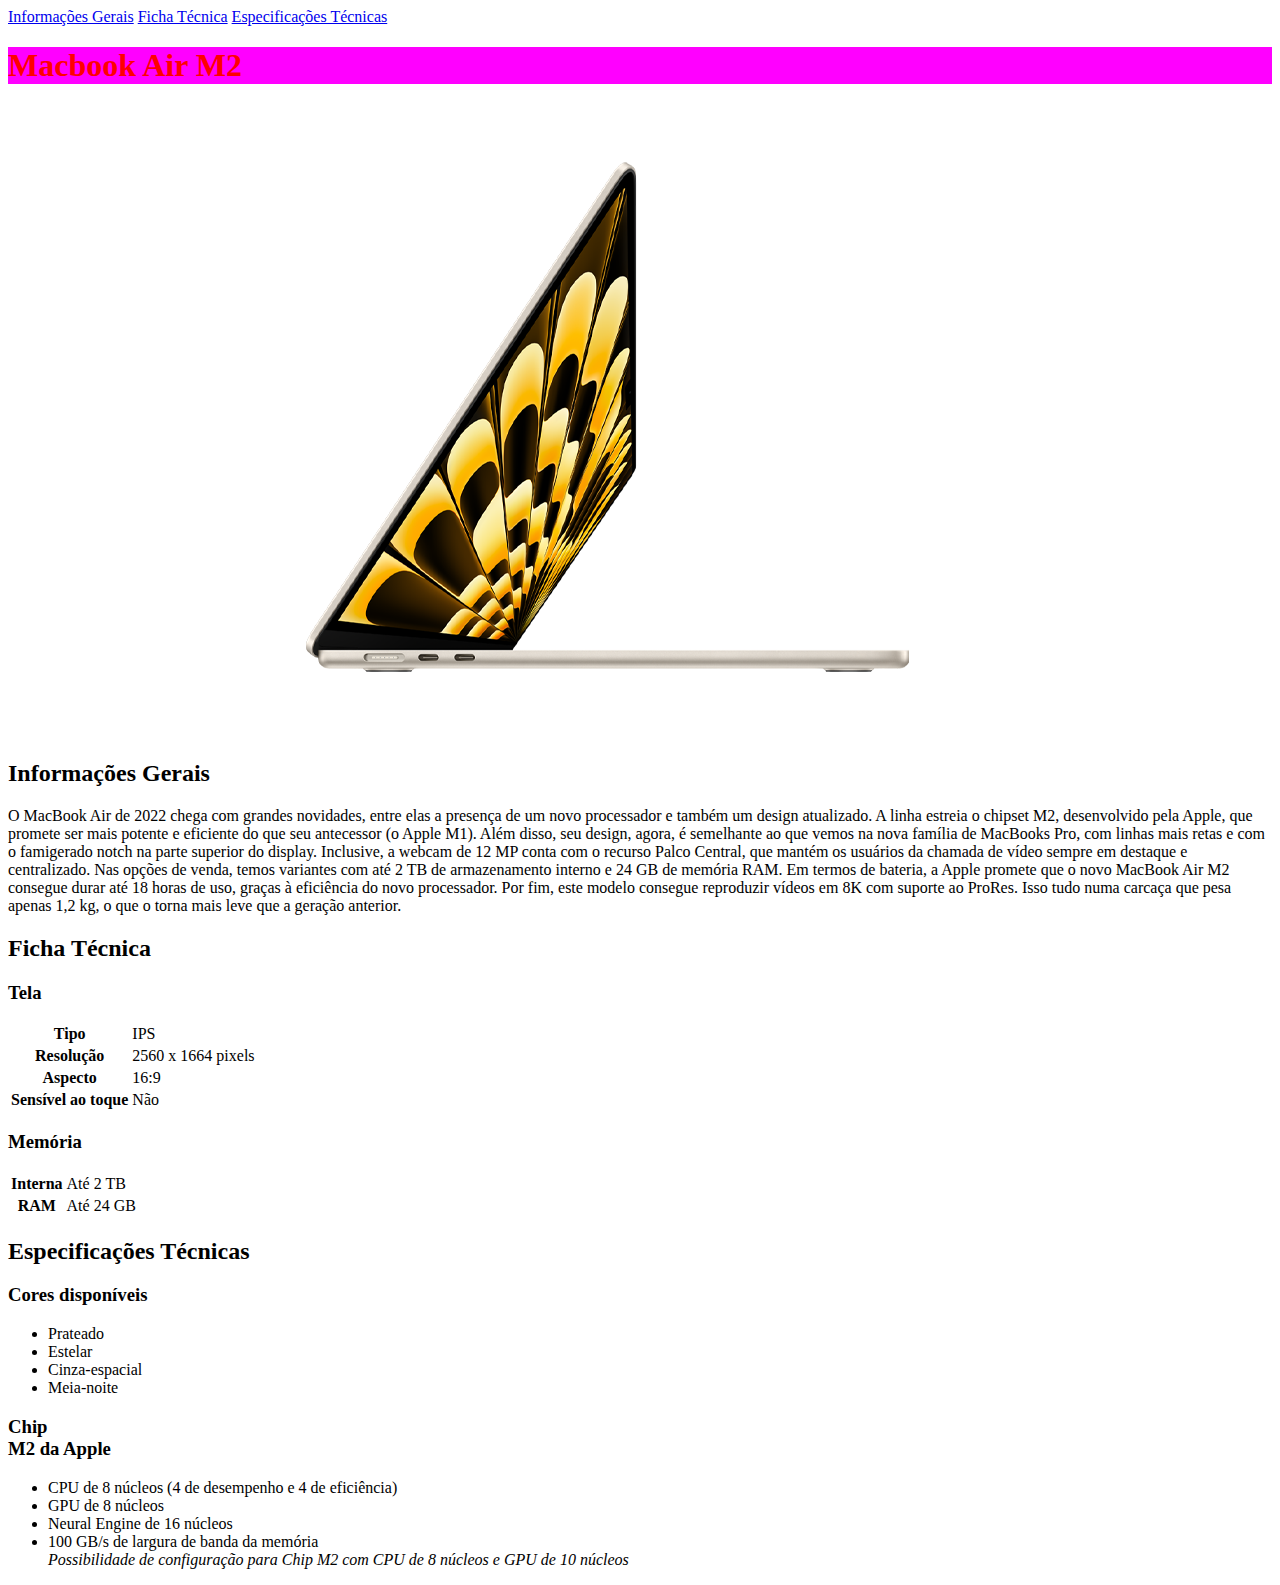
<file: 2_primeiro_site/index.html>
<!DOCTYPE html>
<html lang="pt-BR">
<head>
    <meta charset="UTF-8">
    <meta name="viewport" content="width=device-width, initial-scale=1.0">
    <title>Macbook Air M2</title>

    <link rel="stylesheet" href="style.css">

    <!-- <style>
        h1 {
            background: blueviolet;
        }
    </style> -->
</head>
<body>
    <header>
        <nav>
            <!-- id => identificador único que pode ser usado em qualquer elemento do HTML. Colocado na tag de abertura -->
            <a href="#informacoes-gerais">Informações Gerais</a>
            <a href="#ficha-tecnica">Ficha Técnica</a>
            <a href="#especificacoes-tecnicas">Especificações Técnicas</a>
        </nav>

        <h1 style="color: red">Macbook Air M2</h1>

        <img src="./macbook_1.png" alt="Imagem do Macbook">
    </header>

    <main>
        <section id="informacoes-gerais">
            <h2>Informações Gerais</h2>

            <p>O MacBook Air de 2022 chega com grandes novidades, entre elas a presença de um novo processador e também um design atualizado. A linha estreia o chipset M2, desenvolvido pela Apple, que promete ser mais potente e eficiente do que seu antecessor (o Apple M1). Além disso, seu design, agora, é semelhante ao que vemos na nova família de MacBooks Pro, com linhas mais retas e com o famigerado notch na parte superior do display. Inclusive, a webcam de 12 MP conta com o recurso Palco Central, que mantém os usuários da chamada de vídeo sempre em destaque e centralizado. Nas opções de venda, temos variantes com até 2 TB de armazenamento interno e 24 GB de memória RAM. Em termos de bateria, a Apple promete que o novo MacBook Air M2 consegue durar até 18 horas de uso, graças à eficiência do novo processador. Por fim, este modelo consegue reproduzir vídeos em 8K com suporte ao ProRes. Isso tudo numa carcaça que pesa apenas 1,2 kg, o que o torna mais leve que a geração anterior.</p>
        </section>

        <section id="ficha-tecnica">
            <h2>Ficha Técnica</h2>

            <div>
                <h3>Tela</h3>

                <table>
                    <tr> <!-- table row -->
                        <th>Tipo</th>
                        <td>IPS</td>
                    </tr>
                    <tr>
                        <th>Resolução</th>
                        <td>2560 x 1664 pixels</td>
                    </tr>
                    <tr>
                        <th>Aspecto</th>
                        <td>16:9</td>
                    </tr>
                    <tr>
                        <th>Sensível ao toque</th>
                        <td>Não</td>
                    </tr>
                </table>
            </div>

            <div>
                <h3>Memória</h3>

                <table>
                    <tr>
                        <th>Interna</th>
                        <td>Até 2 TB</td>
                    </tr>
                    <tr>
                        <th>RAM</th>
                        <td>Até 24 GB</td>
                    </tr>
                </table>
            </div>
        </section>

        <section id="especificacoes-tecnicas">
            <h2>Especificações Técnicas</h2>

            <div>
                <h3>Cores disponíveis</h3>

                <ul>
                    <li>Prateado</li>
                    <li>Estelar</li>
                    <li>Cinza-espacial</li>
                    <li>Meia-noite</li>
                </ul>
            </div>

            <div>
                <h3>Chip <br> M2 da Apple</h3>

                <ul>
                    <li>CPU de 8 núcleos (4 de desempenho e 4 de eficiência)</li>
                    <li>GPU de 8 núcleos</li>
                    <li>Neural Engine de 16 núcleos</li>
                    <li>
                        100 GB/s de largura de banda da memória <br>
                        <em>Possibilidade de configuração para Chip M2 com CPU de 8 núcleos e GPU de 10 núcleos</em>
                    </li>
                </ul>
            </div>
        </section>
    </main>
</body>
</html>
</file>
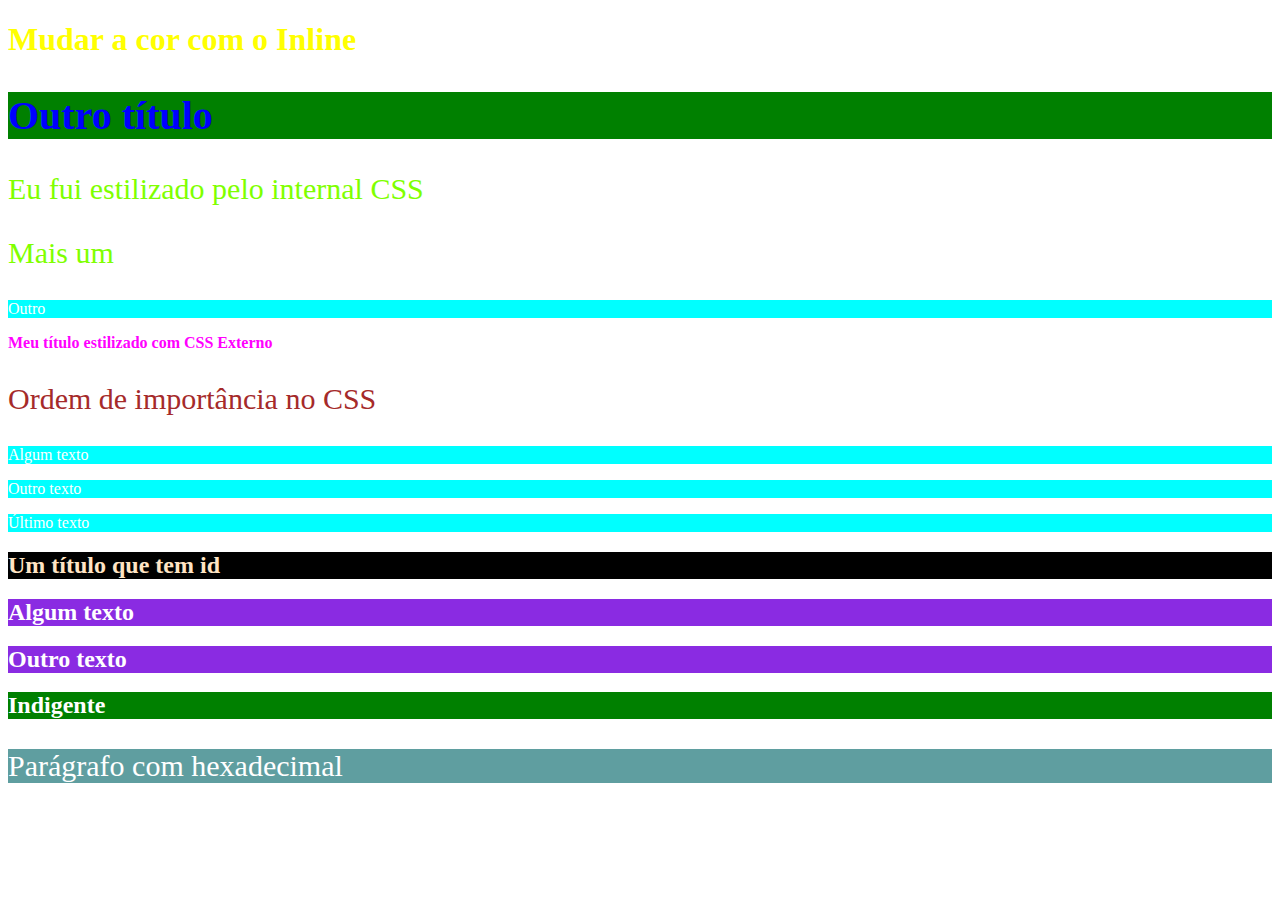
<file: 4_CSS/index.html>
<!DOCTYPE html>
<html lang="en">
<head>
    <meta charset="UTF-8">
    <meta name="viewport" content="width=device-width, initial-scale=1.0">
    <title>CSS</title>

    <!-- 2 - Internal CSS -->
    <style>
        p {
            font-size: 30px;
            color: red;
        }
    </style>

    <!-- 3 - External CSS -->
    <link rel="stylesheet" href="style.css">
</head>
<body>
    <!-- 1 - CSS inline -->
    <h1 style="color: yellow;">Mudar a cor com o Inline</h1>
    <h2 style="color: blue; font-size: 40px;">Outro título</h2>

    <!-- 2 - Internal CSS -->
    <p>Eu fui estilizado pelo internal CSS</p>
    <p>Mais um</p>
    <p class="paragrafo">Outro</p>

    <!-- 3 - External CSS (CSS externo) -->
    <h3>Meu título estilizado com CSS Externo</h3>

    <!-- 4 - Ordem de importância no CSS -->
    <p style="color: brown;">Ordem de importância no CSS</p>

    <!-- 5 - classes / podemos repetir a mesma class em vários elementos -->
    <p class="paragrafo">Algum texto</p>
    <p class="paragrafo">Outro texto</p>
    <p class="paragrafo">Último texto</p>

    <!-- 6 - id / não podemos repetir o mesmo id em vários elementos -->
    <h2 id="titulo-exclusivo">Um título que tem id</h2>

    <!-- 7 - especificidade no CSS -->
    <h2 class="titulo" id="algum-titulo">Algum texto</h2>
    <h2 class="titulo">Outro texto</h2>
    <h2>Indigente</h2>

    <!-- 8 - hexadecimal -->
    <p class="hexadecimal">Parágrafo com hexadecimal</p>
</body>
</html>
</file>
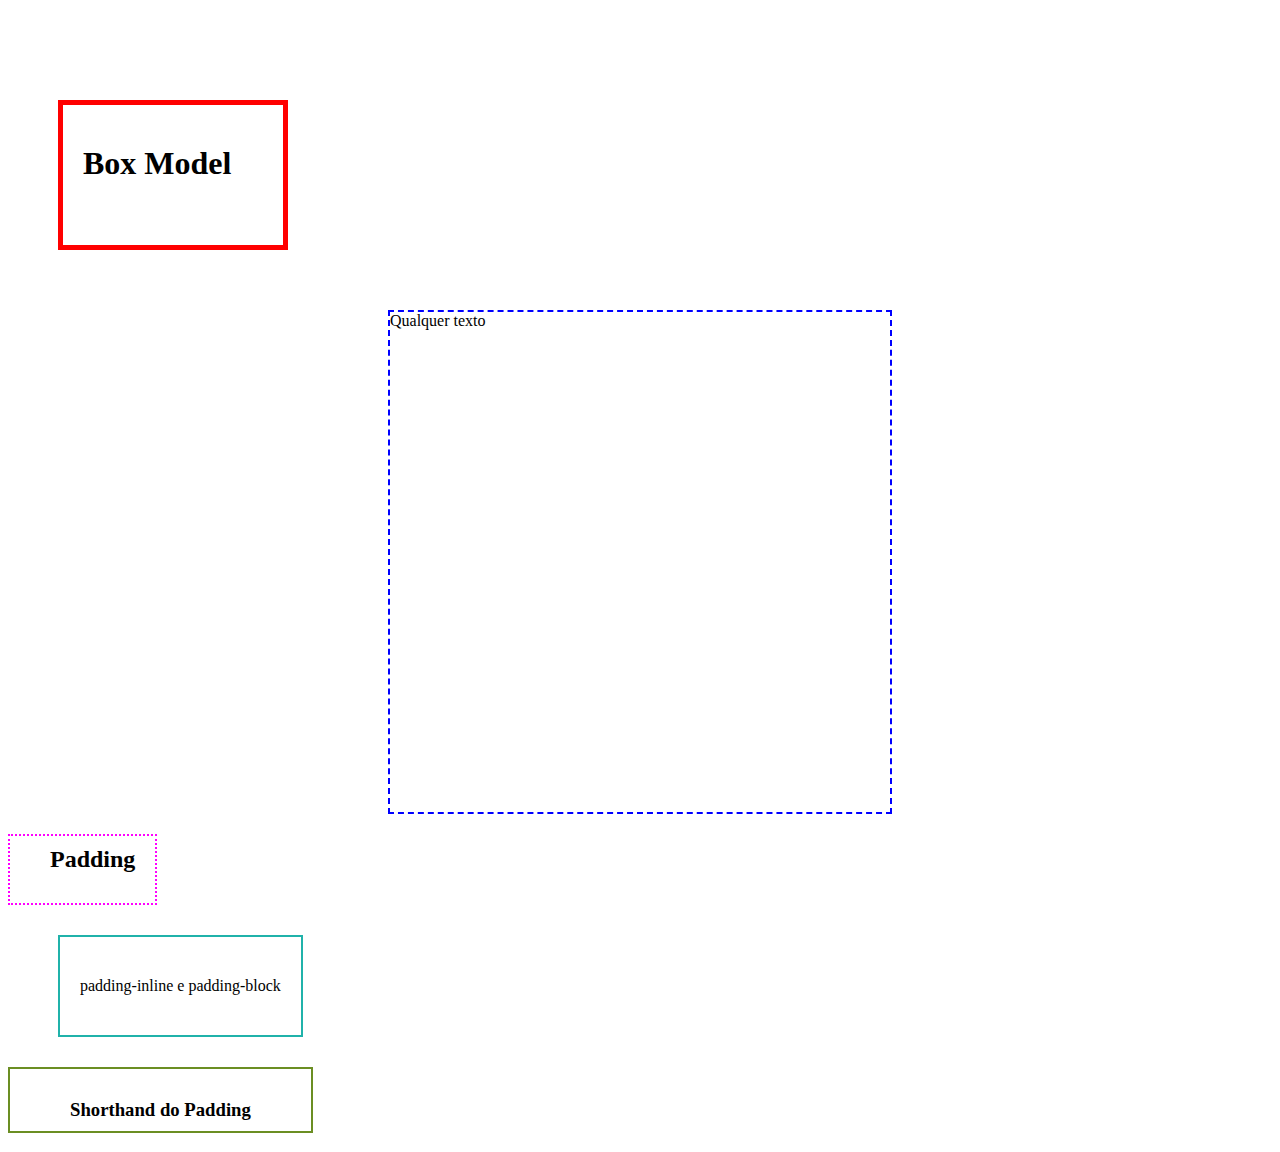
<file: 5_BOX_MODEL/index.html>
<!DOCTYPE html>
<html lang="en">
<head>
    <meta charset="UTF-8">
    <meta name="viewport" content="width=device-width, initial-scale=1.0">
    <link rel="stylesheet" href="style.css">
    <title>Box Model</title>
</head>
<body>
    <h1>Box Model</h1>

    <p class="texto">Qualquer texto</p>

    <h2 id="titulo">Padding</h2>

    <p class="paragrafo">padding-inline e padding-block</p>

    <h3 class="shorthand">Shorthand do Padding</h3>
</body>
</html>
</file>
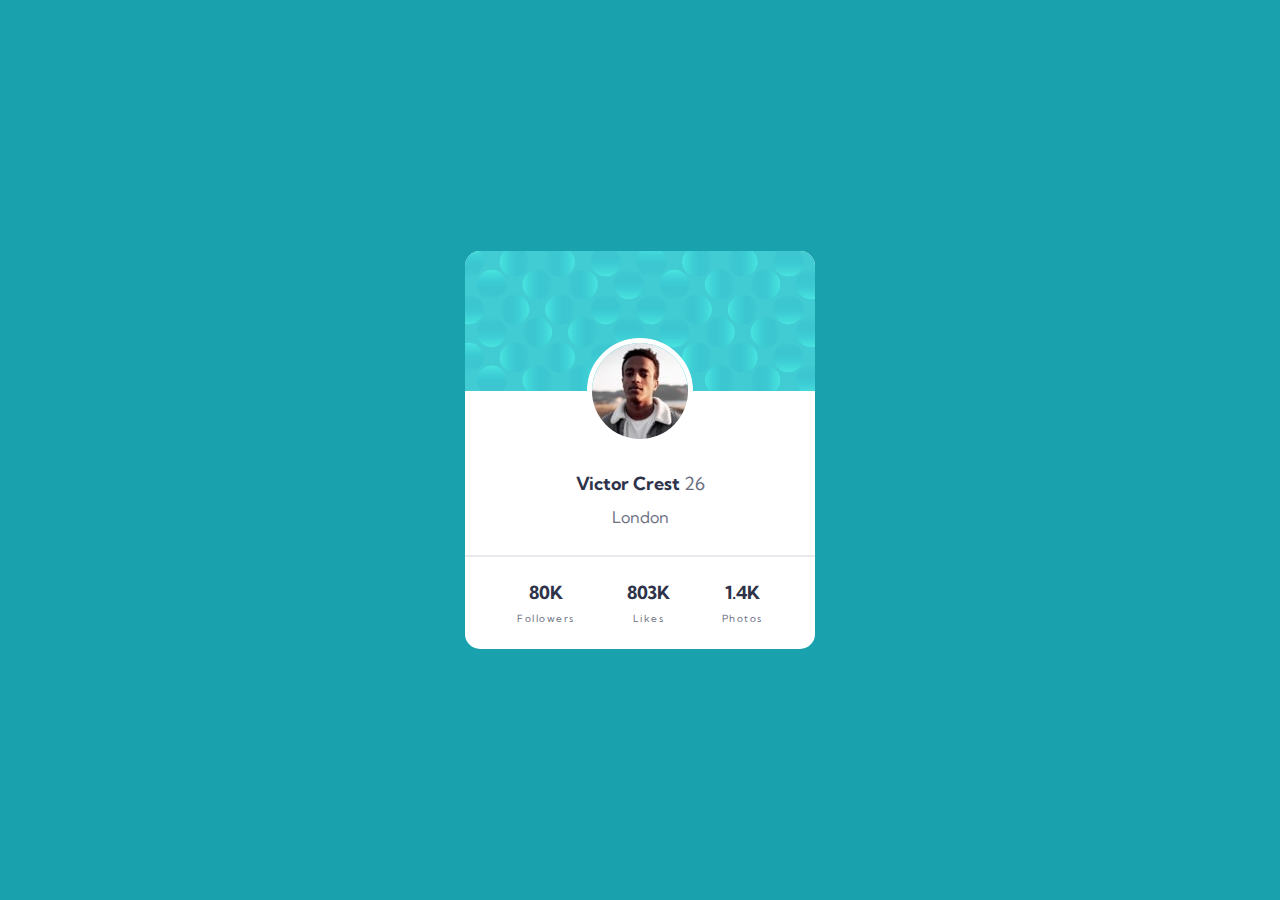
<file: 6_PROJETO_PERFIL/index.html>
<!DOCTYPE html>
<html lang="en">
<head>
    <meta charset="UTF-8">
    <meta name="viewport" content="width=device-width, initial-scale=1.0">
    <title>Projeto Perfil</title>
    <link href='https://fonts.googleapis.com/css?family=Kumbh Sans' rel='stylesheet'>
    <link rel="stylesheet" href="style.css" />
</head>
<body>
    <main>
        <section>
            <div class="fundo-oval">
                <img src="./bg-pattern-card.svg" alt="fundo oval">
            </div>
            <div class="info">
                <div class="info_top">
                    <img src="./image.jpg" alt="imagem do victor">

                    <h1>Victor Crest <span>26</span></h1>

                    <p>London</p>
                </div>

                <hr>

                <div class="info_bottom">
                    <div>
                        <strong>80K</strong>
                        <p>Followers</p>
                    </div>

                    <div>
                        <strong>803K</strong>
                        <p>Likes</p>
                    </div>
                    
                    <div>
                        <strong>1.4K</strong>
                        <p>Photos</p>
                    </div>
                </div>
            </div>
        </section>
    </main>
</body>
</html>
</file>
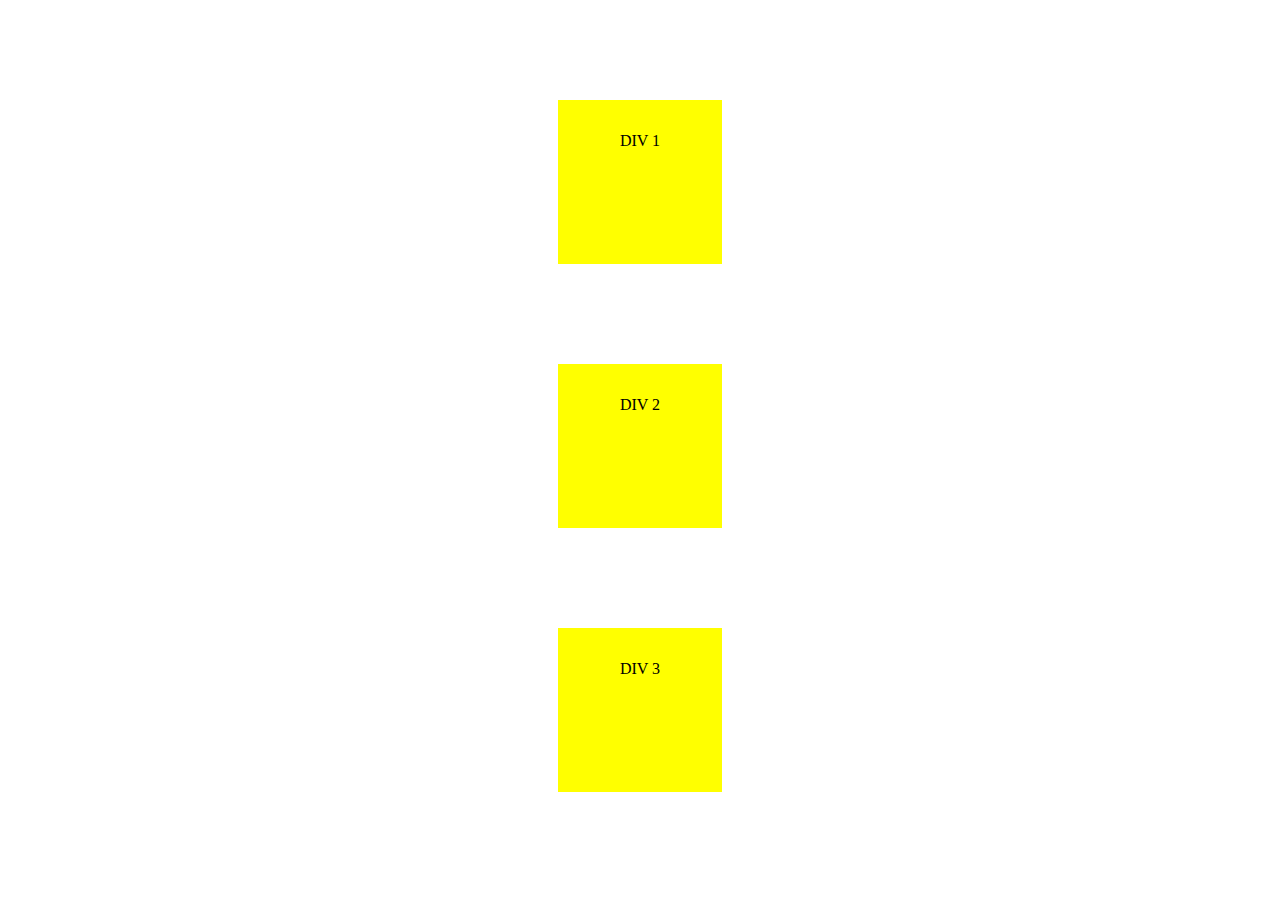
<file: 8_ATIVIDADE_DIPLAY/index.html>
<!DOCTYPE html>
<html lang="en">
<head>
    <meta charset="UTF-8">
    <meta name="viewport" content="width=device-width, initial-scale=1.0">
    <title>Atividade</title>
    <link rel="stylesheet" href="style.css">
</head>
<body>
    <section>
        <div>
            DIV 1
        </div>
        <div>
            DIV 2
        </div>
        <div>
            DIV 3
        </div>
    </section>
</body>
</html>
</file>
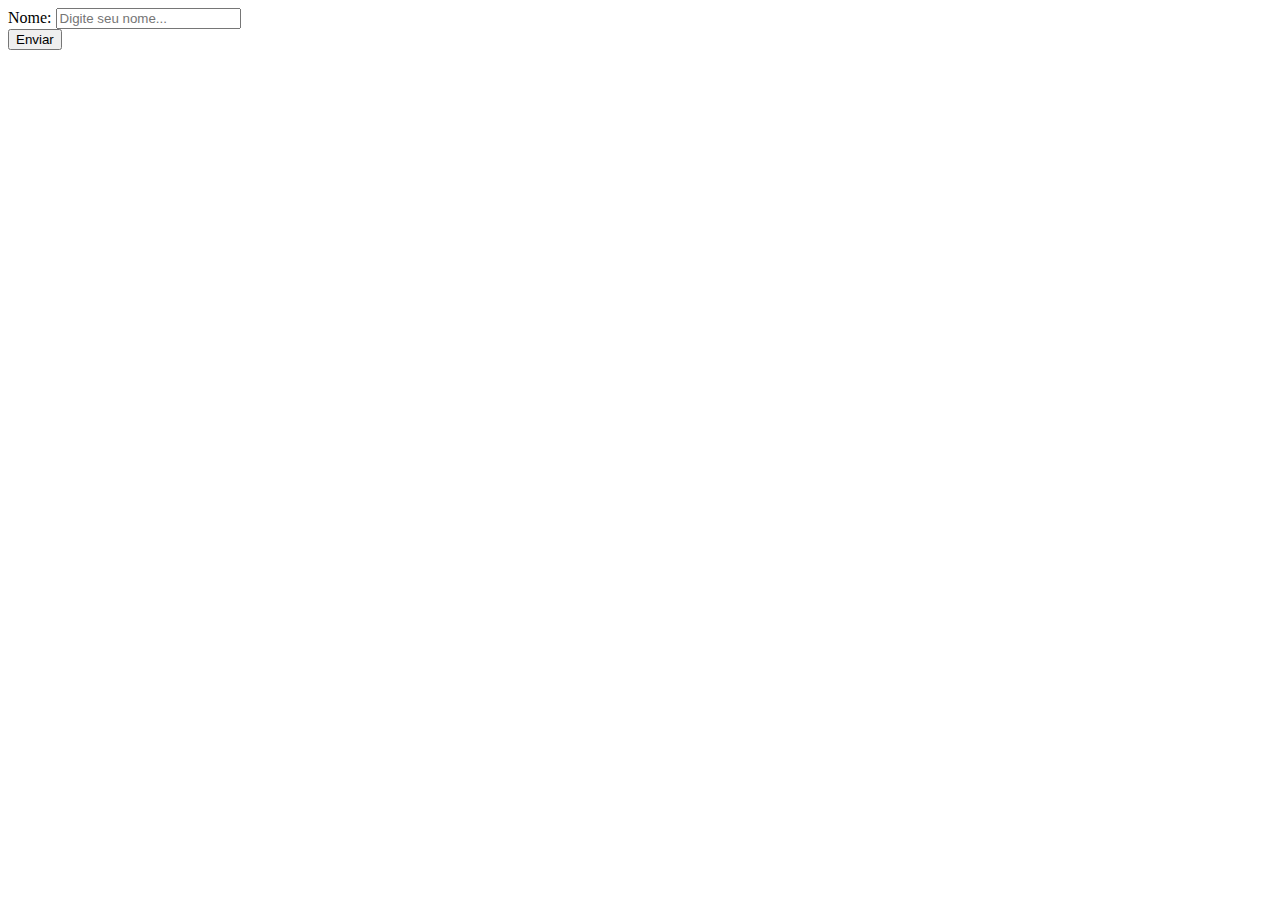
<file: 3_FORMULARIOS/1_form_basico/index.html>
<!DOCTYPE html>
<html lang="en">
<head>
    <meta charset="UTF-8">
    <meta name="viewport" content="width=device-width, initial-scale=1.0">
    <title>Form Básico</title>
</head>
<body>
    <form action="">
        <div>
            <label for="nome">Nome:</label>
            <input type="text" id="nome" placeholder="Digite seu nome..." required>
        </div>

        <button>Enviar</button>
    </form>
</body>
</html>
</file>
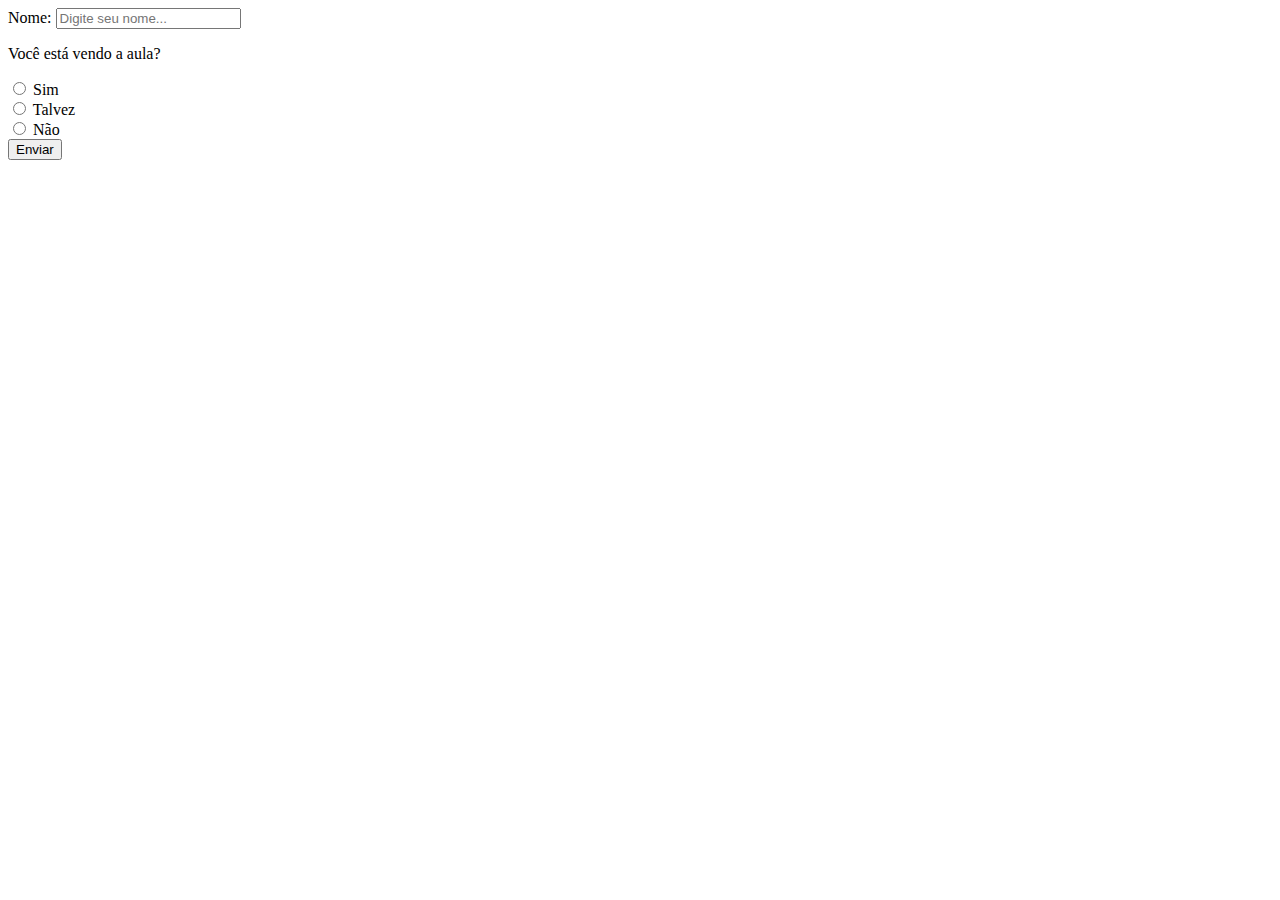
<file: 3_FORMULARIOS/2_input_radio/index.html>
<!DOCTYPE html>
<html lang="en">
<head>
    <meta charset="UTF-8">
    <meta name="viewport" content="width=device-width, initial-scale=1.0">
    <title>Input Radio</title>
</head>
<body>
    <form action="">
        <div>
            <label for="nome">Nome:</label>
            <input type="text" id="nome" placeholder="Digite seu nome..." required>
        </div>

        <!-- input radio -->
        <div>
            <p>Você está vendo a aula?</p>

            <div>
                <input type="radio" id="sim" name="assistindo">
                <label for="sim">Sim</label>
            </div>
            <div>
                <input type="radio" id="talvez" name="assistindo">
                <label for="talvez">Talvez</label>
            </div>
            <div>
                <input type="radio" id="nao" name="assistindo">
                <label for="nao">Não</label>
            </div>
        </div>

        <button>Enviar</button>
    </form>
</body>
</html>
</file>
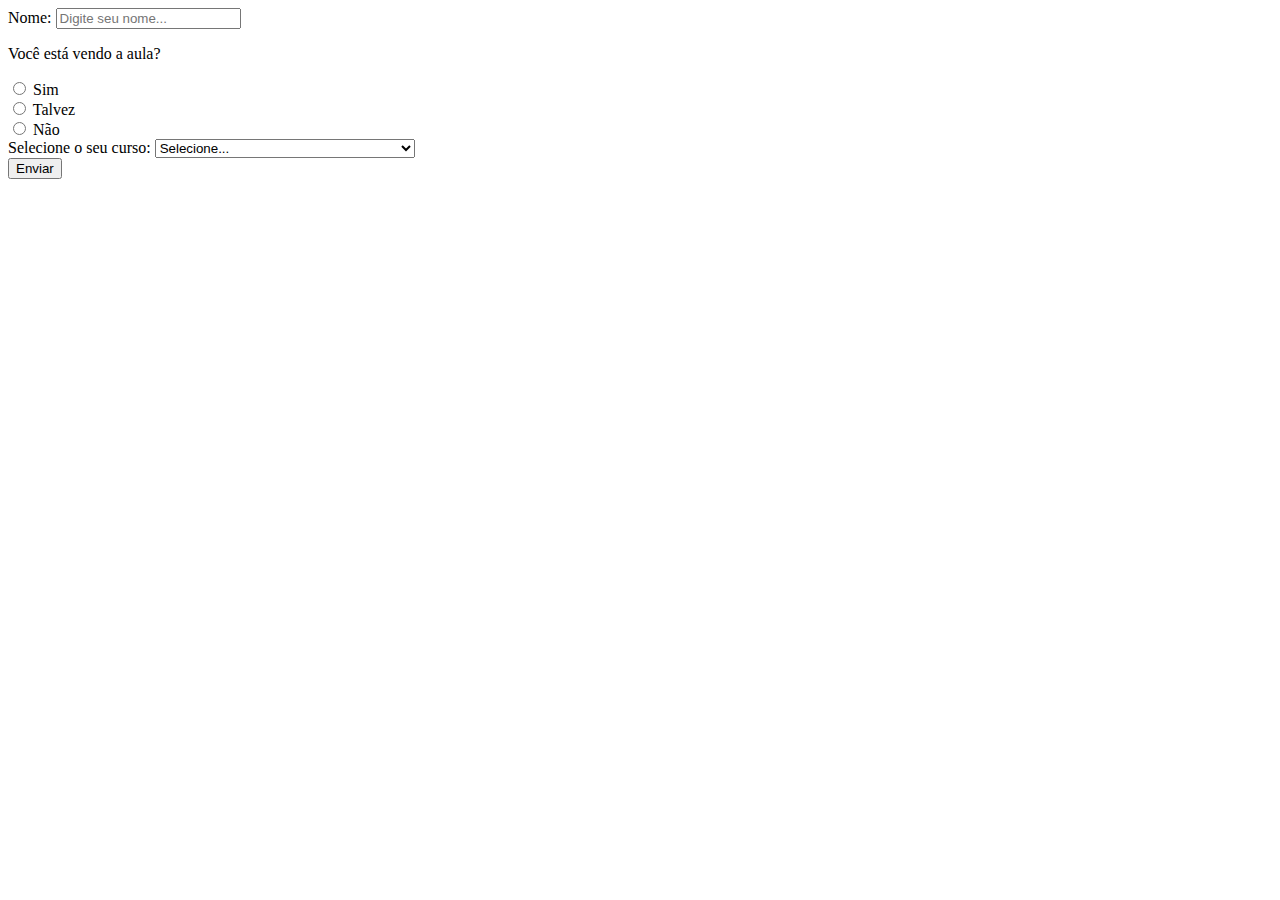
<file: 3_FORMULARIOS/3_select/index.html>
<!DOCTYPE html>
<html lang="en">
<head>
    <meta charset="UTF-8">
    <meta name="viewport" content="width=device-width, initial-scale=1.0">
    <title>Select</title>
</head>
<body>
    <form action="">
        <div>
            <label for="nome">Nome:</label>
            <input type="text" id="nome" placeholder="Digite seu nome..." required>
        </div>

        <!-- input radio -->
        <div>
            <p>Você está vendo a aula?</p>

            <div>
                <input type="radio" id="sim" name="assistindo">
                <label for="sim">Sim</label>
            </div>
            <div>
                <input type="radio" id="talvez" name="assistindo">
                <label for="talvez">Talvez</label>
            </div>
            <div>
                <input type="radio" id="nao" name="assistindo">
                <label for="nao">Não</label>
            </div>
        </div>

        <!-- select -->
        <div>
            <label for="curso">Selecione o seu curso:</label>
            <select name="curso" id="curso" required>
                <option selected disabled>Selecione...</option>
                <option value="engenharia">Engenharia da Computação</option>
                <option value="ciencia">Ciência da Computação</option>
                <option value="analise">Análise e Desenvolvimento de Sistemas</option>
            </select>
        </div>

        <button>Enviar</button>
    </form>
</body>
</html>
</file>
<file: 2_primeiro_site/style.css>
h1 {
    background: magenta;
}
</file>
<file: 4_CSS/style.css>
h3 {
    font-size: 16px;
    color: magenta;
}

p {
    color: chartreuse;
}

/* 5 - classes */
.paragrafo {
    background-color: cyan;
    font-size: 16px;
    color: white;
}

/* 6 - id */
#titulo-exclusivo {
    background-color: black;
    color: bisque;
}

/* 7 - especificidade no CSS */
#algum-titulo {
    background-color: cornflowerblue;
}

.titulo {
    background-color: blueviolet !important;
}

h2 {
    background-color: green;
    color: white;
}

/* 
    8 - hexadecimal 
    #RRGGBB

    0 1 2 3 4 5 6 7 8 9 A B C D E F
*/

.hexadecimal {
    background-color: #5F9EA0;
    color: #FFFFFF;
}

.rgb {
    color: rgb(0, 255, 0);
    background-color: rgb(0, 0, 0);
}

.rgba {
    background-color: rgba(0, 0, 0, 0.8);
}
</file>
<file: 5_BOX_MODEL/style.css>
/* Border */

h1 {
    /* espessura, tipo (estilo) e a cor */
    border-width: 5px;
    border-style: solid;
    border-color: rgb(255, 0, 0);
}

/* Border - shorthand */
h1 {
    border: 5px solid rgb(255, 0, 0);
}

.texto {
    border: 2px dashed #00F;
}

/* Width = Largura */
h1 {
    width: 200px;
}

p {
    width: 500px;
}

/* Height = Altura */
h1 {
    height: 100px;
}

p {
    height: 500px;
}

/* Padding = preenchimento */
h1 {
    padding-top: 40px;
    padding-left: 20px;
}

#titulo {
    border: 2px dotted #F0F;
    width: fit-content;
    padding-top: 10px;
    padding-right: 20px;
    padding-bottom: 30px;
    padding-left: 40px;
}

/* padding-inline e padding-block */
.paragrafo {
    border: 2px double lightseagreen;
    width: fit-content;
    height: fit-content;

    padding-inline: 20px;
    padding-block: 40px;
}

/* shorthand do padding */
.shorthand {
    border: 2px solid olivedrab;
    width: fit-content;

    /* todos os lados */
    padding: 25px;

    /* top + bottom / left + right */
    padding: 20px 40px;

    /* top / left + right / bottom */
    padding: 30px 60px 10px;
}

#titulo {
    /* top / right / bottom / left */
    padding: 10px 20px 30px 40px;
}

/* Margin = margem / espaço externo/entre os elementos */
h1 {
    margin-top: 100px;
    margin-left: 50px;
    margin-bottom: 60px;
}

.texto {
    margin-inline: auto;
}

.paragrafo {
    margin: 30px 50px;
}
</file>
<file: 6_PROJETO_PERFIL/style.css>
* {
    margin: 0;
    padding: 0;
    box-sizing: border-box;
    font-family: 'Kumbh Sans', sans-serif;
    -webkit-font-smoothing: antialiased;
}

:root {
    --main-bg: #19A1AE;
    --card-bg: #fff;
    --title: #2E3349;
    --text: #6B7082;
    --border: #E8E9EC;
}

body {
    background: var(--main-bg);
    height: 100vh;
    display: flex;
    justify-content: center;
    align-items: center;
}

main  {
    width: 100%;
    max-width: 21.875rem;
}

section {
    background: var(--card-bg);
    border-radius: 0.9375rem;
}

.fundo-oval img {
    border-radius: 0.9375rem 0.9375rem 0 0;
    display: block;
    width: 100%;
}

.info_top {
    text-align: center;
}

.info_top img {
    margin-top: -3.3125rem;
    border: 5px solid var(--card-bg);
    border-radius: 50%;
    margin-bottom: 1.5rem;
}

.info_top h1 {
    font-size: 1.125rem;
    color: var(--title);
    margin-bottom: 0.8rem;
}

.info_top h1 span {
    color: var(--text);
    font-weight: 400;
}

.info_top p {
    color: var(--text);
    font-size: 0.875;
    margin-bottom: 1.75rem;
}

hr {
    border: 1px solid var(--border );
}

.info_bottom {
    display: flex;
    justify-content: space-evenly;
    padding-block: 1.5rem;
}

.info_bottom div {
    text-align: center;
}

.info_bottom div strong {
    font-size: 1.125rem;
    color: var(--title);
}

.info_bottom div p {
    margin-top: 0.5rem;
    font-size: 0.625rem;
    color: var(--text);
    letter-spacing: 0.09375rem;
}
</file>
<file: 8_ATIVIDADE_DIPLAY/style.css>
section {
    width: 600px;
    margin-inline: auto;
}

div {
    width: 100px;
    height: 100px;
    margin-inline: auto;
    margin-top: 100px;
    text-align: center;
    padding: 2rem;
    background-color: yellow;
}
</file>
